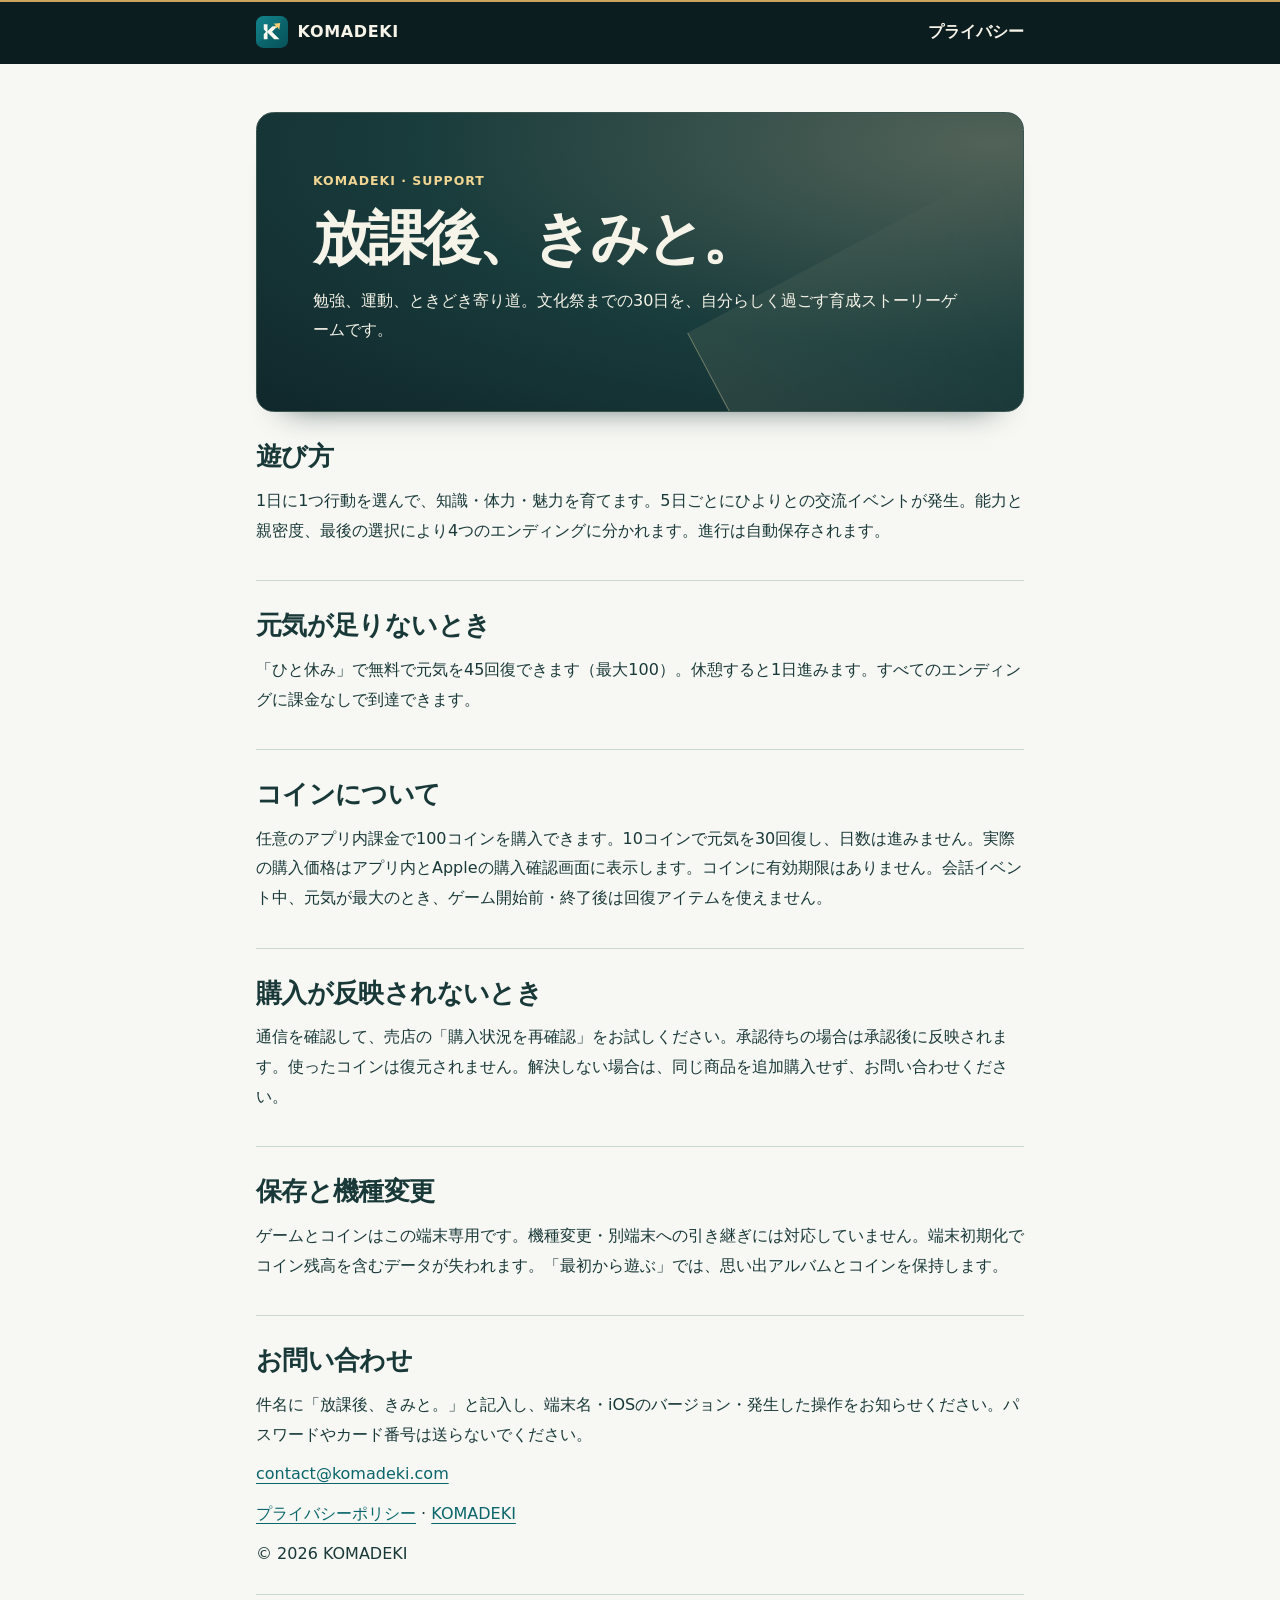
<file: index.html>
<!doctype html>
<html lang="ja"><head>
<meta charset="utf-8">
<meta name="viewport" content="width=device-width,initial-scale=1">
<meta name="theme-color" content="#0c1d20">
<title>放課後、きみと。｜サポート</title>
<link rel="icon" type="image/svg+xml" href="./maker-mark.svg">
<link rel="stylesheet" href="./studio.css">
</head><body>
<header><nav aria-label="サイト案内"><a class="brand" href="https://komadeki.com/"><img src="./maker-mark.svg" width="32" height="32" alt="">KOMADEKI</a><a href="./privacy.html">プライバシー</a></nav></header>
<main>
<div class="hero"><p class="tag">KOMADEKI · SUPPORT</p><h1>放課後、きみと。</h1><p>勉強、運動、ときどき寄り道。文化祭までの30日を、自分らしく過ごす育成ストーリーゲームです。</p></div>
<section><h2>遊び方</h2><p>1日に1つ行動を選んで、知識・体力・魅力を育てます。5日ごとにひよりとの交流イベントが発生。能力と親密度、最後の選択により4つのエンディングに分かれます。進行は自動保存されます。</p></section>
<section><h2>元気が足りないとき</h2><p>「ひと休み」で無料で元気を45回復できます（最大100）。休憩すると1日進みます。すべてのエンディングに課金なしで到達できます。</p></section>
<section><h2>コインについて</h2><p>任意のアプリ内課金で100コインを購入できます。10コインで元気を30回復し、日数は進みません。実際の購入価格はアプリ内とAppleの購入確認画面に表示します。コインに有効期限はありません。会話イベント中、元気が最大のとき、ゲーム開始前・終了後は回復アイテムを使えません。</p></section>
<section><h2>購入が反映されないとき</h2><p>通信を確認して、売店の「購入状況を再確認」をお試しください。承認待ちの場合は承認後に反映されます。使ったコインは復元されません。解決しない場合は、同じ商品を追加購入せず、お問い合わせください。</p></section>
<section><h2>保存と機種変更</h2><p>ゲームとコインはこの端末専用です。機種変更・別端末への引き継ぎには対応していません。端末初期化でコイン残高を含むデータが失われます。「最初から遊ぶ」では、思い出アルバムとコインを保持します。</p></section>
<section><h2>お問い合わせ</h2><p>件名に「放課後、きみと。」と記入し、端末名・iOSのバージョン・発生した操作をお知らせください。パスワードやカード番号は送らないでください。</p><p><a href="mailto:contact@komadeki.com?subject=放課後、きみと。：お問い合わせ">contact@komadeki.com</a></p><p><a href="privacy.html">プライバシーポリシー</a> · <a href="https://komadeki.com/">KOMADEKI</a></p><footer>© 2026 KOMADEKI</footer></section>
</main></body></html>
</file>
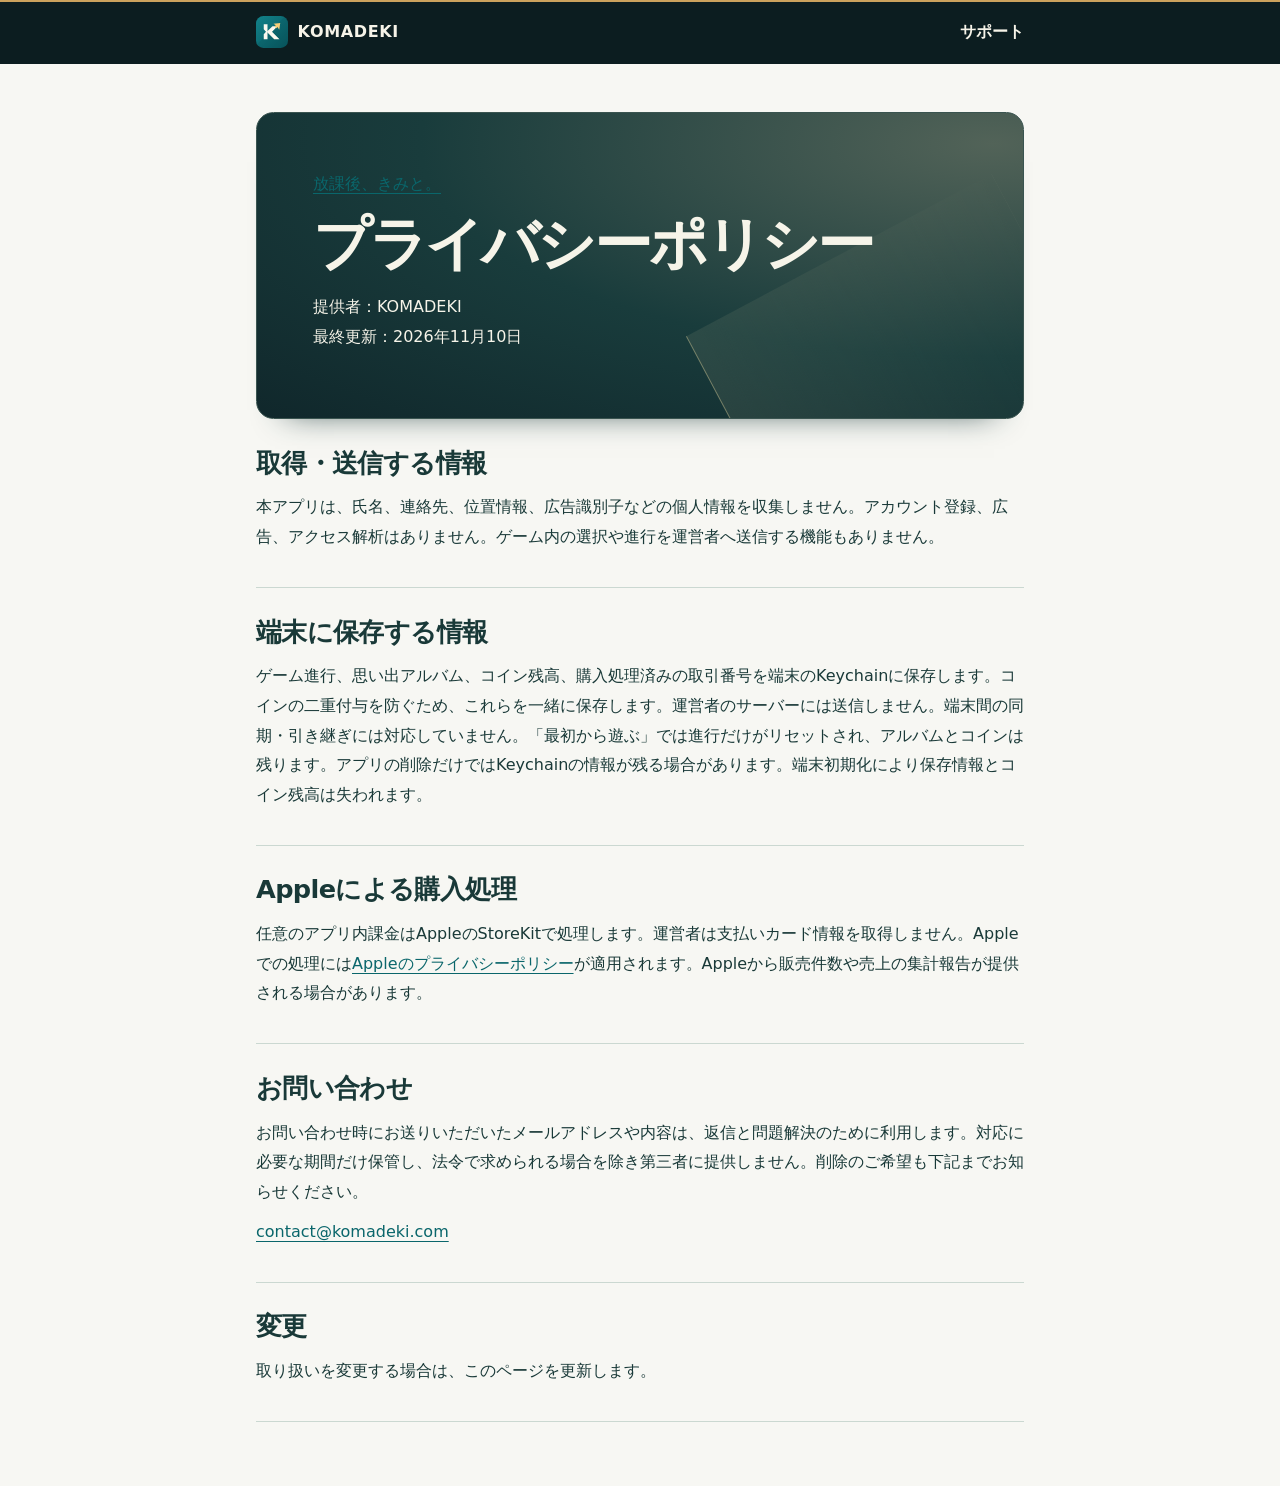
<file: privacy.html>
<!doctype html>
<html lang="ja"><head>
<meta charset="utf-8">
<meta name="viewport" content="width=device-width,initial-scale=1">
<meta name="theme-color" content="#0c1d20">
<title>プライバシーポリシー｜放課後、きみと。</title>
<link rel="icon" type="image/svg+xml" href="./maker-mark.svg">
<link rel="stylesheet" href="./studio.css">
</head><body>
<header><nav aria-label="サイト案内"><a class="brand" href="https://komadeki.com/"><img src="./maker-mark.svg" width="32" height="32" alt="">KOMADEKI</a><a href="./index.html">サポート</a></nav></header>
<main>
<div class="hero"><a href="./">放課後、きみと。</a><h1>プライバシーポリシー</h1><p>提供者：KOMADEKI<br>最終更新：2026年11月10日</p></div>
<section><h2>取得・送信する情報</h2><p>本アプリは、氏名、連絡先、位置情報、広告識別子などの個人情報を収集しません。アカウント登録、広告、アクセス解析はありません。ゲーム内の選択や進行を運営者へ送信する機能もありません。</p></section>
<section><h2>端末に保存する情報</h2><p>ゲーム進行、思い出アルバム、コイン残高、購入処理済みの取引番号を端末のKeychainに保存します。コインの二重付与を防ぐため、これらを一緒に保存します。運営者のサーバーには送信しません。端末間の同期・引き継ぎには対応していません。「最初から遊ぶ」では進行だけがリセットされ、アルバムとコインは残ります。アプリの削除だけではKeychainの情報が残る場合があります。端末初期化により保存情報とコイン残高は失われます。</p></section>
<section><h2>Appleによる購入処理</h2><p>任意のアプリ内課金はAppleのStoreKitで処理します。運営者は支払いカード情報を取得しません。Appleでの処理には<a href="https://www.apple.com/jp/legal/privacy/">Appleのプライバシーポリシー</a>が適用されます。Appleから販売件数や売上の集計報告が提供される場合があります。</p></section>
<section><h2>お問い合わせ</h2><p>お問い合わせ時にお送りいただいたメールアドレスや内容は、返信と問題解決のために利用します。対応に必要な期間だけ保管し、法令で求められる場合を除き第三者に提供しません。削除のご希望も下記までお知らせください。</p><p><a href="mailto:contact@komadeki.com?subject=放課後、きみと。：お問い合わせ">contact@komadeki.com</a></p></section>
<section><h2>変更</h2><p>取り扱いを変更する場合は、このページを更新します。</p></section>
</main></body></html>
</file>
<file: studio.css>
:root{color-scheme:light;--ink:#193938;--teal:#0a666b;--paper:#f7f7f3;--line:#cbd8d1}
*{box-sizing:border-box}
body{margin:0;background:var(--paper);color:var(--ink);font:1rem/1.85 system-ui,"Hiragino Sans",sans-serif}
header{background:#0c1d20;color:#f6f3e8}
nav,main{width:min(100% - 2rem,48rem);margin:auto}
nav{display:flex;align-items:center;justify-content:space-between;gap:1rem;padding:1rem 0}
nav a{color:inherit;text-decoration:none;font-weight:700}
.brand{display:flex;align-items:center;gap:.6rem;letter-spacing:.04em}
.brand img{border-radius:23%}
main{padding:clamp(1rem,4vw,3rem) 0 4rem}
.hero{isolation:isolate;position:relative;overflow:hidden;background:radial-gradient(ellipse at 96% 10%,#526358,#193c3c 55%,#10272b);color:#f6f4e9;border:1px solid #3a5450;border-radius:1.1rem;padding:clamp(1.3rem,5vw,3.5rem);box-shadow:0 1.3rem 2rem -1.85rem #1b393a}
.hero::after{content:"";position:absolute;z-index:-1;right:-6%;bottom:-22%;width:45%;height:80%;transform:rotate(-28deg);border-left:1px solid #fae6ad6b;background:linear-gradient(90deg,#e8dcae18,transparent)}
.tag{margin:0;color:#f1d592;font-size:.78rem;font-weight:700;letter-spacing:.08em}
h1{font-size:clamp(1.85rem,6vw,3.6rem);line-height:1.28;letter-spacing:-.05em;margin:.6rem 0;text-wrap:balance}
h2{font-size:clamp(1.2rem,3vw,1.6rem);line-height:1.5;margin:0;letter-spacing:-.025em}
p{margin:.65rem 0}
section{padding:1.55rem 0;border-bottom:1px solid var(--line);scroll-margin-top:1rem}
a{color:var(--teal);text-underline-offset:.22em;overflow-wrap:anywhere}
a:focus-visible{outline:3px solid #ad7936;outline-offset:4px}
@media(prefers-reduced-motion:no-preference){
 @supports(animation-timeline:view()){
  section h2{animation:rise 1s ease-out backwards;animation-timeline:view();animation-range:entry 0% entry 85%}
  body::before{content:"";position:fixed;top:0;left:0;right:0;height:2px;background:#cca25d;z-index:4;transform-origin:left;animation:read 1s linear both;animation-timeline:scroll(root block)}
 }
}
@keyframes rise{from{opacity:.78;transform:translateY(10px)}}
@keyframes read{from{transform:scaleX(0)}to{transform:scaleX(1)}}
</file>
